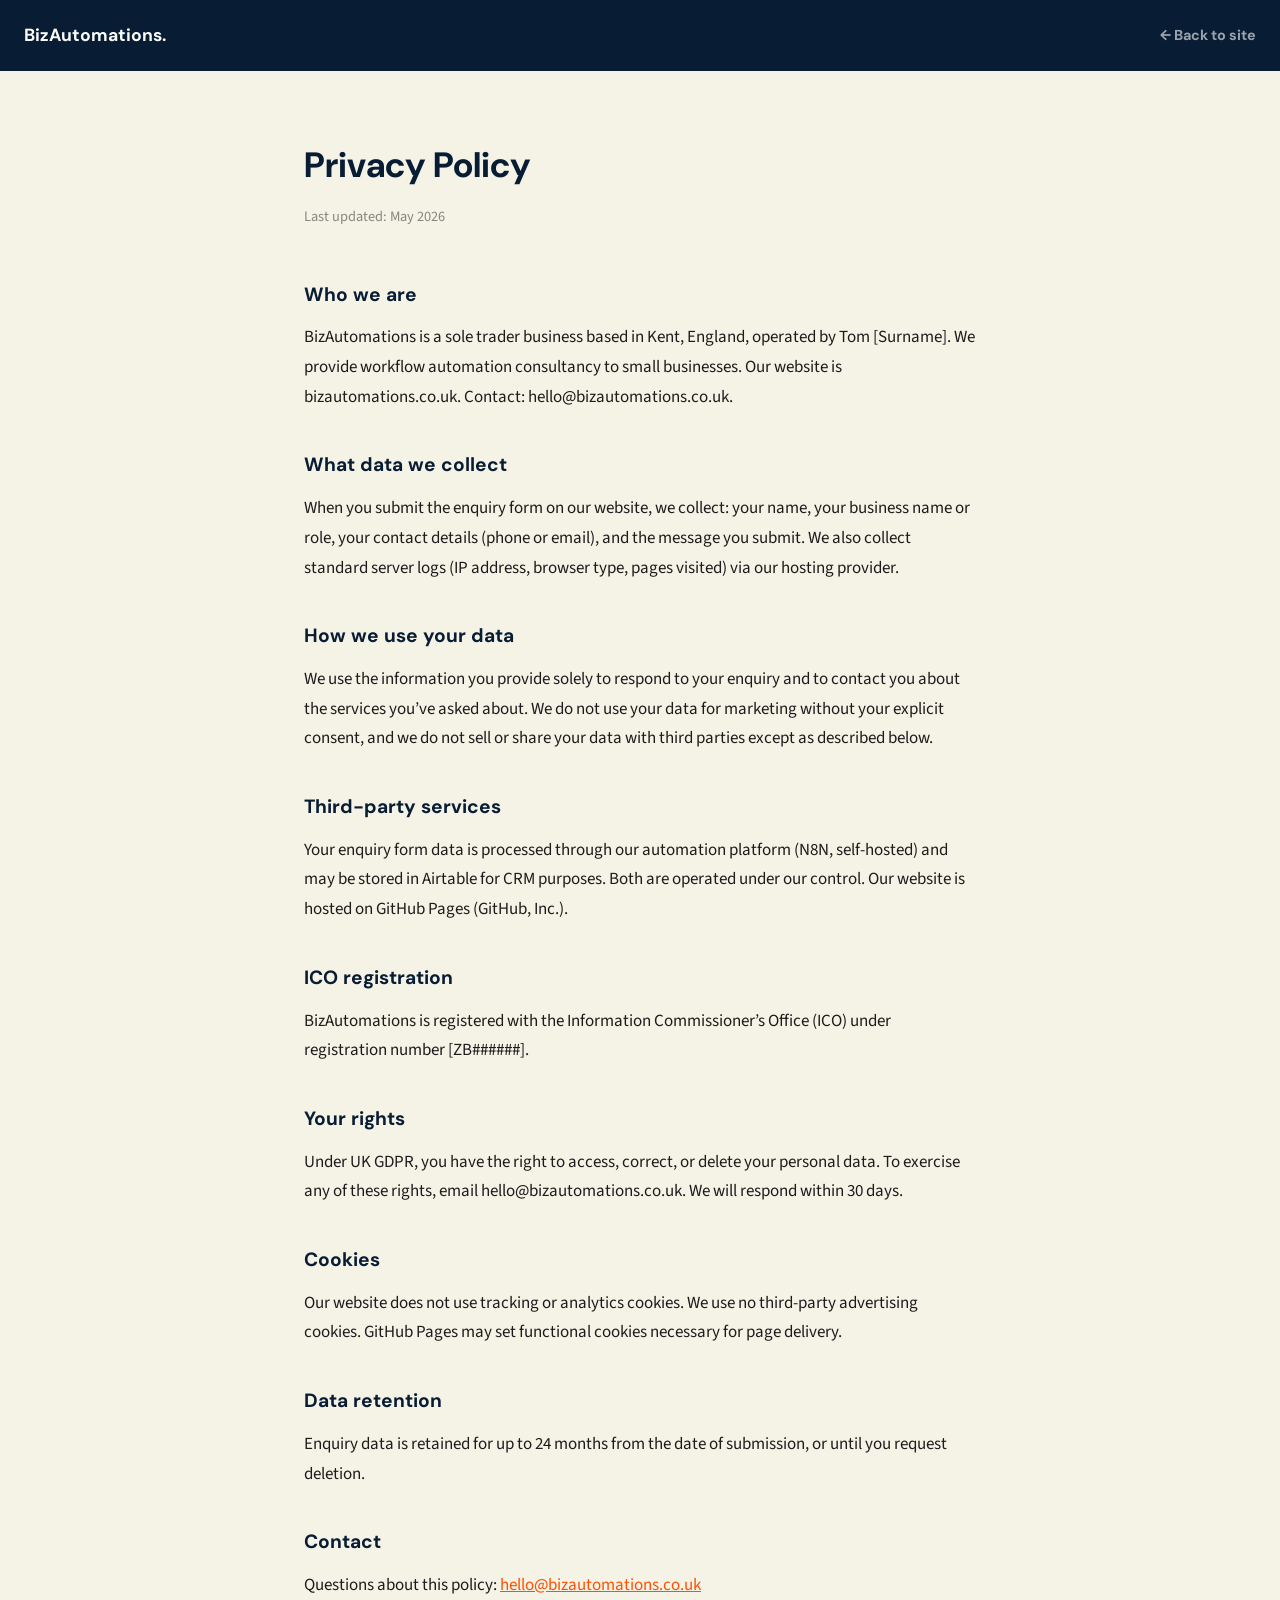
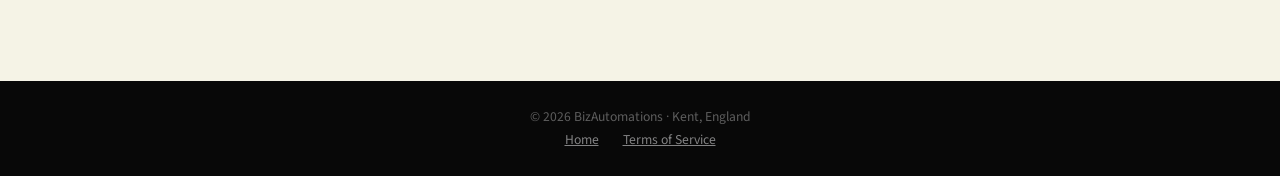
<file: privacy.html>
<!DOCTYPE html>
<html lang="en">
<head>
  <meta charset="UTF-8">
  <meta name="viewport" content="width=device-width, initial-scale=1.0">
  <title>Privacy Policy | BizAutomations</title>
  <meta name="robots" content="noindex">
  <link rel="preconnect" href="https://fonts.googleapis.com">
  <link rel="preconnect" href="https://fonts.gstatic.com" crossorigin>
  <link href="https://fonts.googleapis.com/css2?family=DM+Sans:wght@400;700&family=Source+Sans+3:wght@400;600&display=swap" rel="stylesheet">
  <style>
    :root { --navy: #081D34; --sand: #F5F3E6; --orange: #FF4F00; --charcoal: #1D1C1D; --white: #FCFCFD; }
    *, *::before, *::after { box-sizing: border-box; margin: 0; padding: 0; }
    body { font-family: 'Source Sans 3', sans-serif; font-size: 1.0625rem; line-height: 1.75; color: var(--charcoal); background: var(--sand); }
    a { color: var(--orange); }
    .nav { background: var(--navy); padding: 20px 24px; display: flex; align-items: center; justify-content: space-between; }
    .nav__logo { font-family: 'DM Sans', sans-serif; font-weight: 700; color: var(--white); font-size: 1.1rem; text-decoration: none; }
    .nav__back { font-family: 'DM Sans', sans-serif; font-weight: 700; font-size: 0.9rem; color: rgba(252,252,253,0.6); text-decoration: none; }
    .nav__back:hover { color: var(--white); }
    .doc { max-width: 720px; margin: 0 auto; padding: 64px 24px; }
    h1 { font-family: 'DM Sans', sans-serif; font-weight: 700; font-size: 2.2rem; color: var(--navy); margin-bottom: 8px; }
    .meta { font-size: 0.9rem; color: var(--charcoal); opacity: 0.5; margin-bottom: 48px; }
    h2 { font-family: 'DM Sans', sans-serif; font-weight: 700; font-size: 1.2rem; color: var(--navy); margin: 36px 0 12px; }
    p { margin-bottom: 16px; }
    footer { background: #080808; padding: 24px; text-align: center; font-size: 0.85rem; color: rgba(252,252,253,0.35); }
    footer a { color: rgba(252,252,253,0.5); margin: 0 12px; }
  </style>
</head>
<body>
  <nav class="nav"><a href="index.html" class="nav__logo">BizAutomations.</a><a href="index.html" class="nav__back">← Back to site</a></nav>
  <div class="doc">
    <h1>Privacy Policy</h1>
    <p class="meta">Last updated: May 2026</p>
    <h2>Who we are</h2>
    <p>BizAutomations is a sole trader business based in Kent, England, operated by Tom [Surname]. We provide workflow automation consultancy to small businesses. Our website is bizautomations.co.uk. Contact: hello@bizautomations.co.uk.</p>
    <h2>What data we collect</h2>
    <p>When you submit the enquiry form on our website, we collect: your name, your business name or role, your contact details (phone or email), and the message you submit. We also collect standard server logs (IP address, browser type, pages visited) via our hosting provider.</p>
    <h2>How we use your data</h2>
    <p>We use the information you provide solely to respond to your enquiry and to contact you about the services you’ve asked about. We do not use your data for marketing without your explicit consent, and we do not sell or share your data with third parties except as described below.</p>
    <h2>Third-party services</h2>
    <p>Your enquiry form data is processed through our automation platform (N8N, self-hosted) and may be stored in Airtable for CRM purposes. Both are operated under our control. Our website is hosted on GitHub Pages (GitHub, Inc.).</p>
    <h2>ICO registration</h2>
    <p>BizAutomations is registered with the Information Commissioner’s Office (ICO) under registration number [ZB######].</p>
    <h2>Your rights</h2>
    <p>Under UK GDPR, you have the right to access, correct, or delete your personal data. To exercise any of these rights, email hello@bizautomations.co.uk. We will respond within 30 days.</p>
    <h2>Cookies</h2>
    <p>Our website does not use tracking or analytics cookies. We use no third-party advertising cookies. GitHub Pages may set functional cookies necessary for page delivery.</p>
    <h2>Data retention</h2>
    <p>Enquiry data is retained for up to 24 months from the date of submission, or until you request deletion.</p>
    <h2>Contact</h2>
    <p>Questions about this policy: <a href="mailto:hello@bizautomations.co.uk">hello@bizautomations.co.uk</a></p>
  </div>
  <footer>© 2026 BizAutomations · Kent, England<br><a href="index.html">Home</a><a href="terms.html">Terms of Service</a></footer>
</body>
</html>
</file>
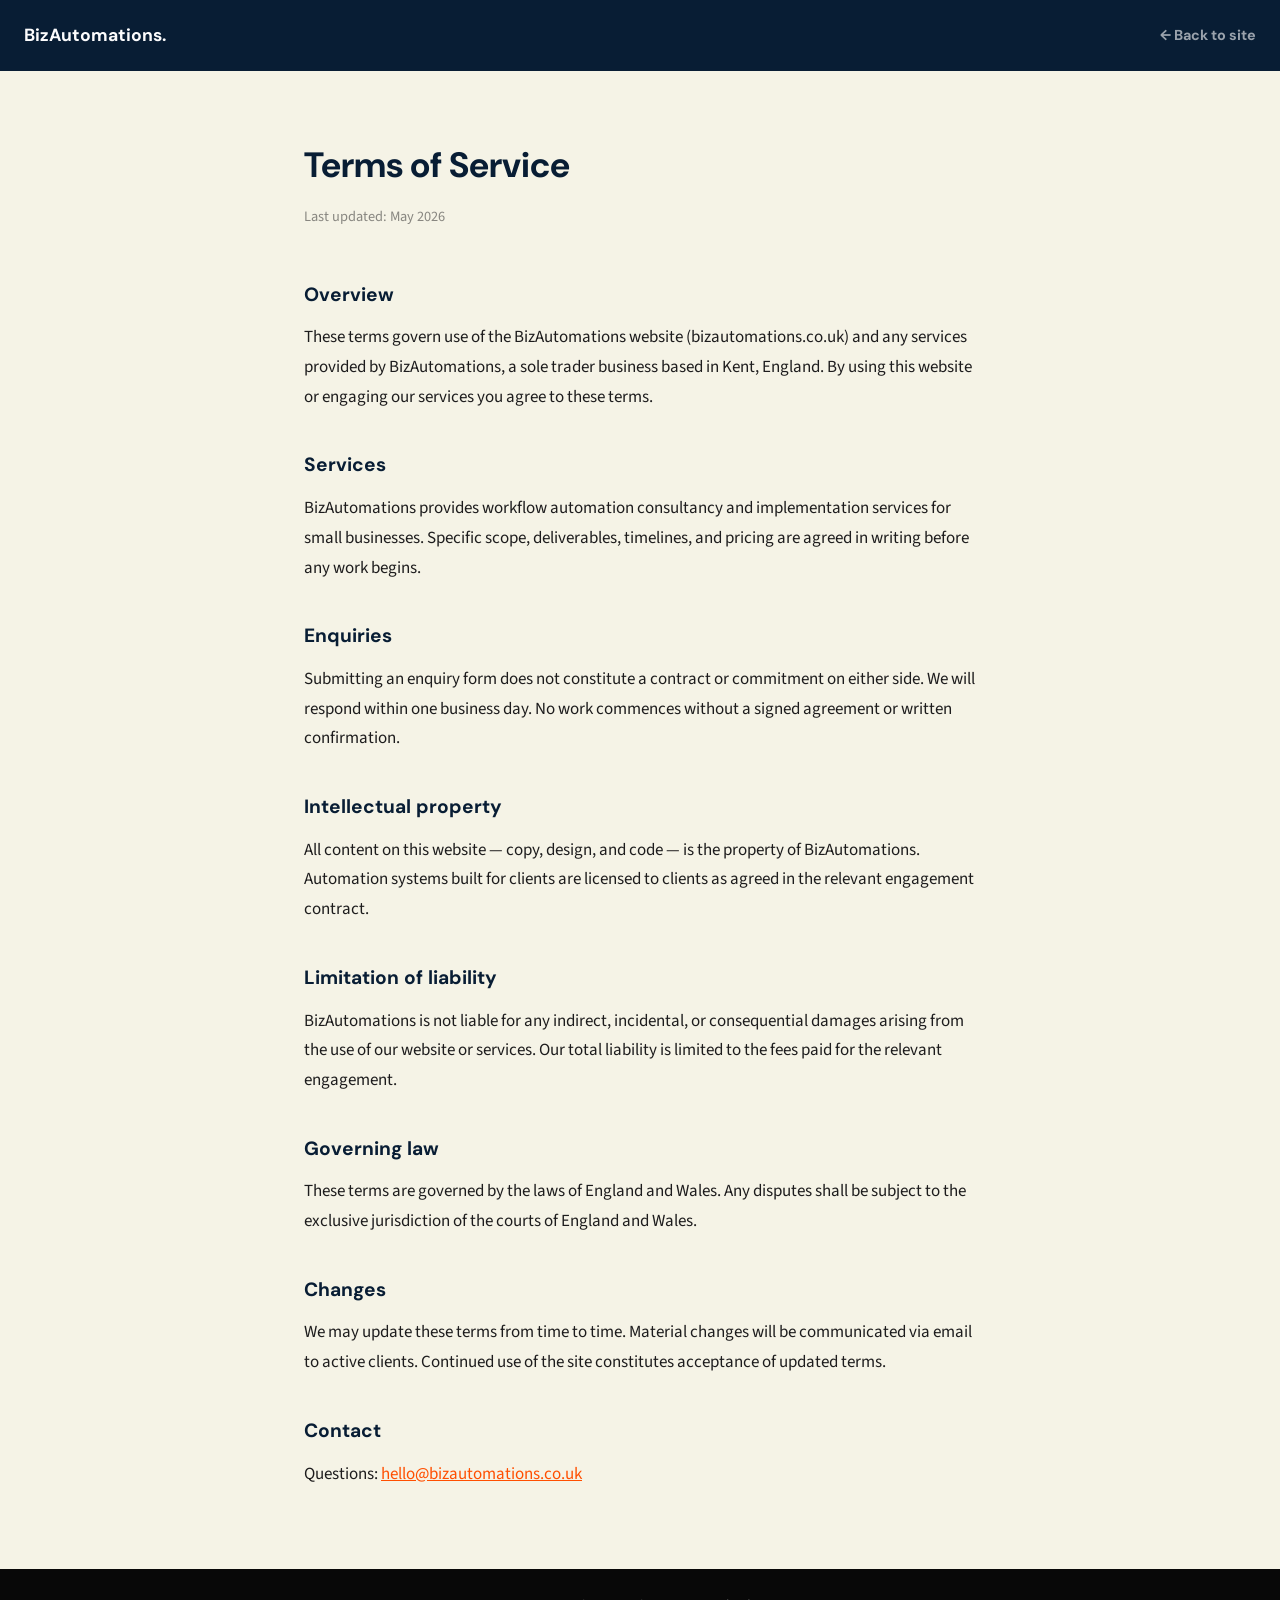
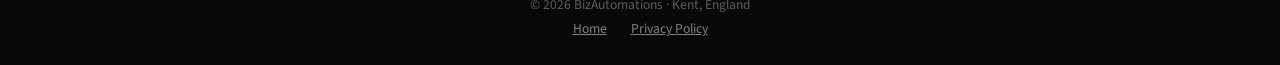
<file: terms.html>
<!DOCTYPE html>
<html lang="en">
<head>
  <meta charset="UTF-8">
  <meta name="viewport" content="width=device-width, initial-scale=1.0">
  <title>Terms of Service | BizAutomations</title>
  <meta name="robots" content="noindex">
  <link rel="preconnect" href="https://fonts.googleapis.com">
  <link rel="preconnect" href="https://fonts.gstatic.com" crossorigin>
  <link href="https://fonts.googleapis.com/css2?family=DM+Sans:wght@400;700&family=Source+Sans+3:wght@400;600&display=swap" rel="stylesheet">
  <style>
    :root { --navy: #081D34; --sand: #F5F3E6; --orange: #FF4F00; --charcoal: #1D1C1D; --white: #FCFCFD; }
    *, *::before, *::after { box-sizing: border-box; margin: 0; padding: 0; }
    body { font-family: 'Source Sans 3', sans-serif; font-size: 1.0625rem; line-height: 1.75; color: var(--charcoal); background: var(--sand); }
    a { color: var(--orange); }
    .nav { background: var(--navy); padding: 20px 24px; display: flex; align-items: center; justify-content: space-between; }
    .nav__logo { font-family: 'DM Sans', sans-serif; font-weight: 700; color: var(--white); font-size: 1.1rem; text-decoration: none; }
    .nav__back { font-family: 'DM Sans', sans-serif; font-weight: 700; font-size: 0.9rem; color: rgba(252,252,253,0.6); text-decoration: none; }
    .nav__back:hover { color: var(--white); }
    .doc { max-width: 720px; margin: 0 auto; padding: 64px 24px; }
    h1 { font-family: 'DM Sans', sans-serif; font-weight: 700; font-size: 2.2rem; color: var(--navy); margin-bottom: 8px; }
    .meta { font-size: 0.9rem; color: var(--charcoal); opacity: 0.5; margin-bottom: 48px; }
    h2 { font-family: 'DM Sans', sans-serif; font-weight: 700; font-size: 1.2rem; color: var(--navy); margin: 36px 0 12px; }
    p { margin-bottom: 16px; }
    footer { background: #080808; padding: 24px; text-align: center; font-size: 0.85rem; color: rgba(252,252,253,0.35); }
    footer a { color: rgba(252,252,253,0.5); margin: 0 12px; }
  </style>
</head>
<body>
  <nav class="nav"><a href="index.html" class="nav__logo">BizAutomations.</a><a href="index.html" class="nav__back">← Back to site</a></nav>
  <div class="doc">
    <h1>Terms of Service</h1>
    <p class="meta">Last updated: May 2026</p>
    <h2>Overview</h2>
    <p>These terms govern use of the BizAutomations website (bizautomations.co.uk) and any services provided by BizAutomations, a sole trader business based in Kent, England. By using this website or engaging our services you agree to these terms.</p>
    <h2>Services</h2>
    <p>BizAutomations provides workflow automation consultancy and implementation services for small businesses. Specific scope, deliverables, timelines, and pricing are agreed in writing before any work begins.</p>
    <h2>Enquiries</h2>
    <p>Submitting an enquiry form does not constitute a contract or commitment on either side. We will respond within one business day. No work commences without a signed agreement or written confirmation.</p>
    <h2>Intellectual property</h2>
    <p>All content on this website — copy, design, and code — is the property of BizAutomations. Automation systems built for clients are licensed to clients as agreed in the relevant engagement contract.</p>
    <h2>Limitation of liability</h2>
    <p>BizAutomations is not liable for any indirect, incidental, or consequential damages arising from the use of our website or services. Our total liability is limited to the fees paid for the relevant engagement.</p>
    <h2>Governing law</h2>
    <p>These terms are governed by the laws of England and Wales. Any disputes shall be subject to the exclusive jurisdiction of the courts of England and Wales.</p>
    <h2>Changes</h2>
    <p>We may update these terms from time to time. Material changes will be communicated via email to active clients. Continued use of the site constitutes acceptance of updated terms.</p>
    <h2>Contact</h2>
    <p>Questions: <a href="mailto:hello@bizautomations.co.uk">hello@bizautomations.co.uk</a></p>
  </div>
  <footer>© 2026 BizAutomations · Kent, England<br><a href="index.html">Home</a><a href="privacy.html">Privacy Policy</a></footer>
</body>
</html>
</file>
